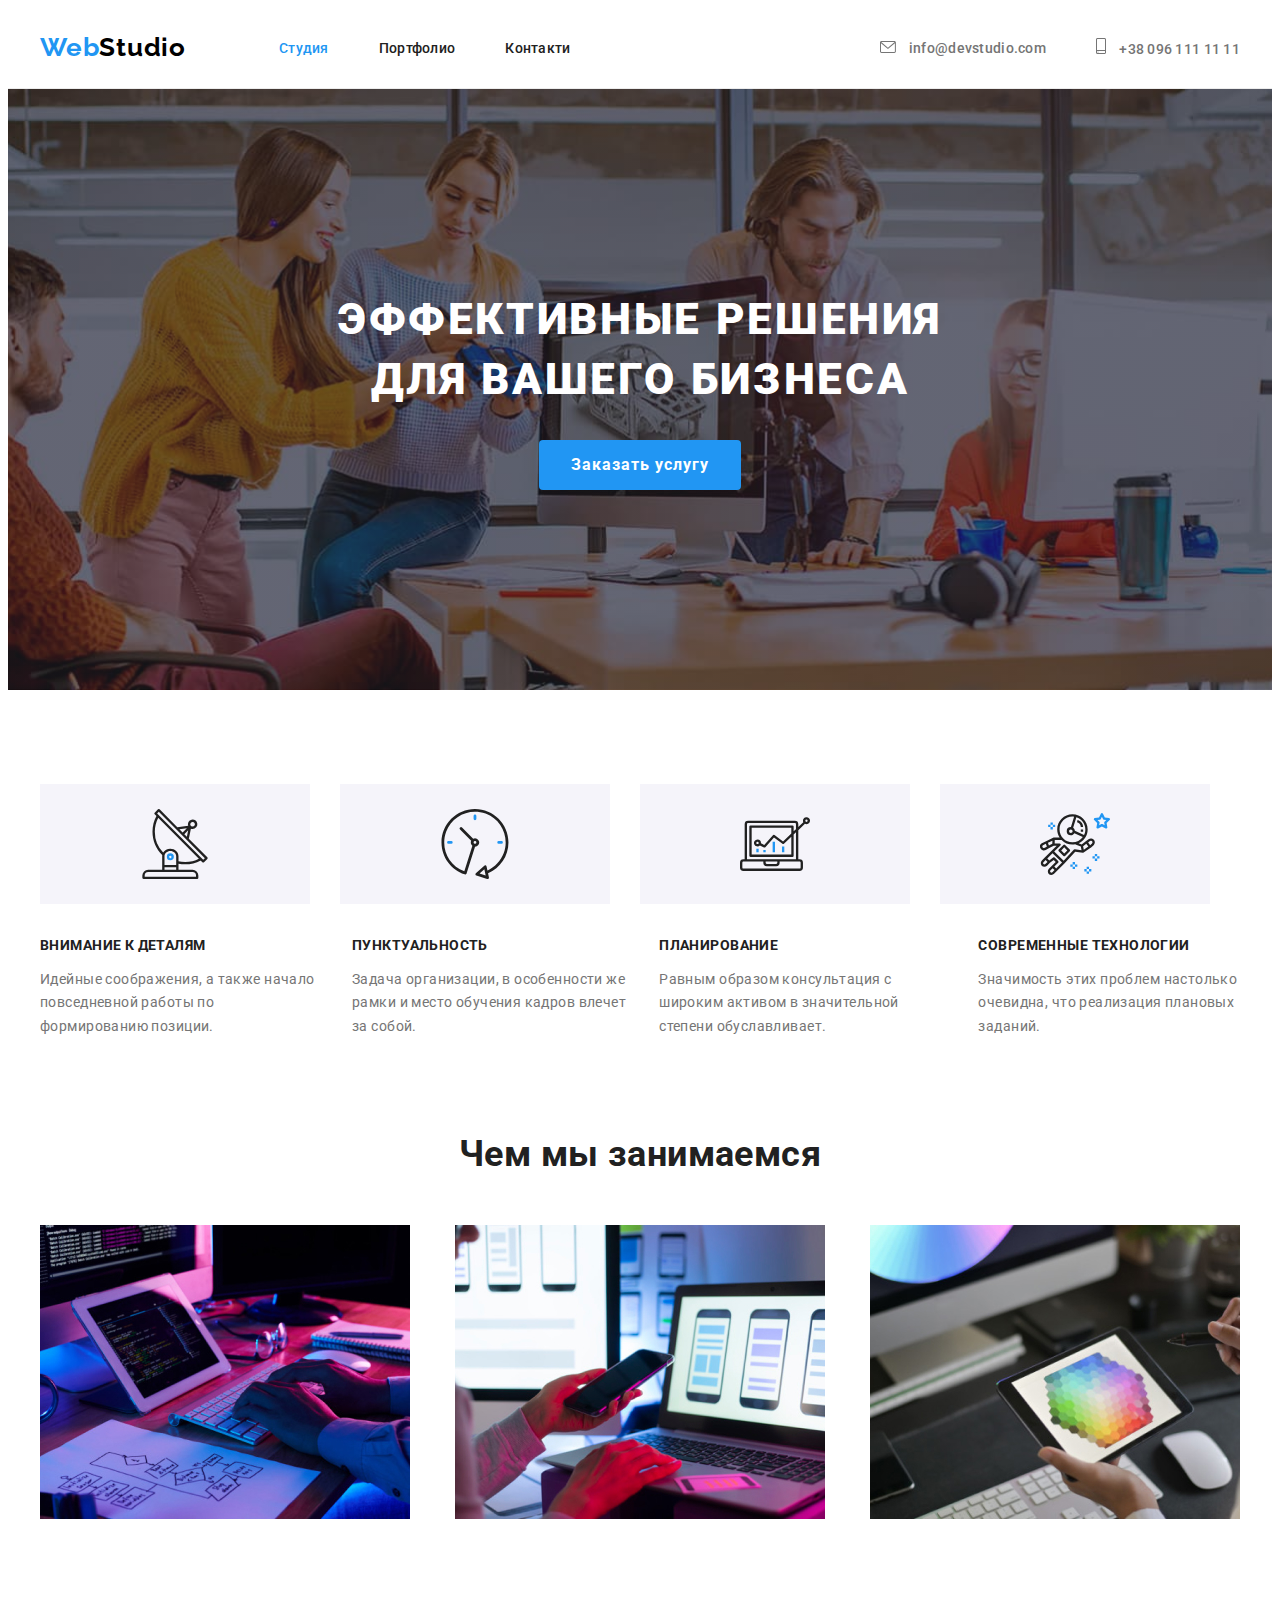
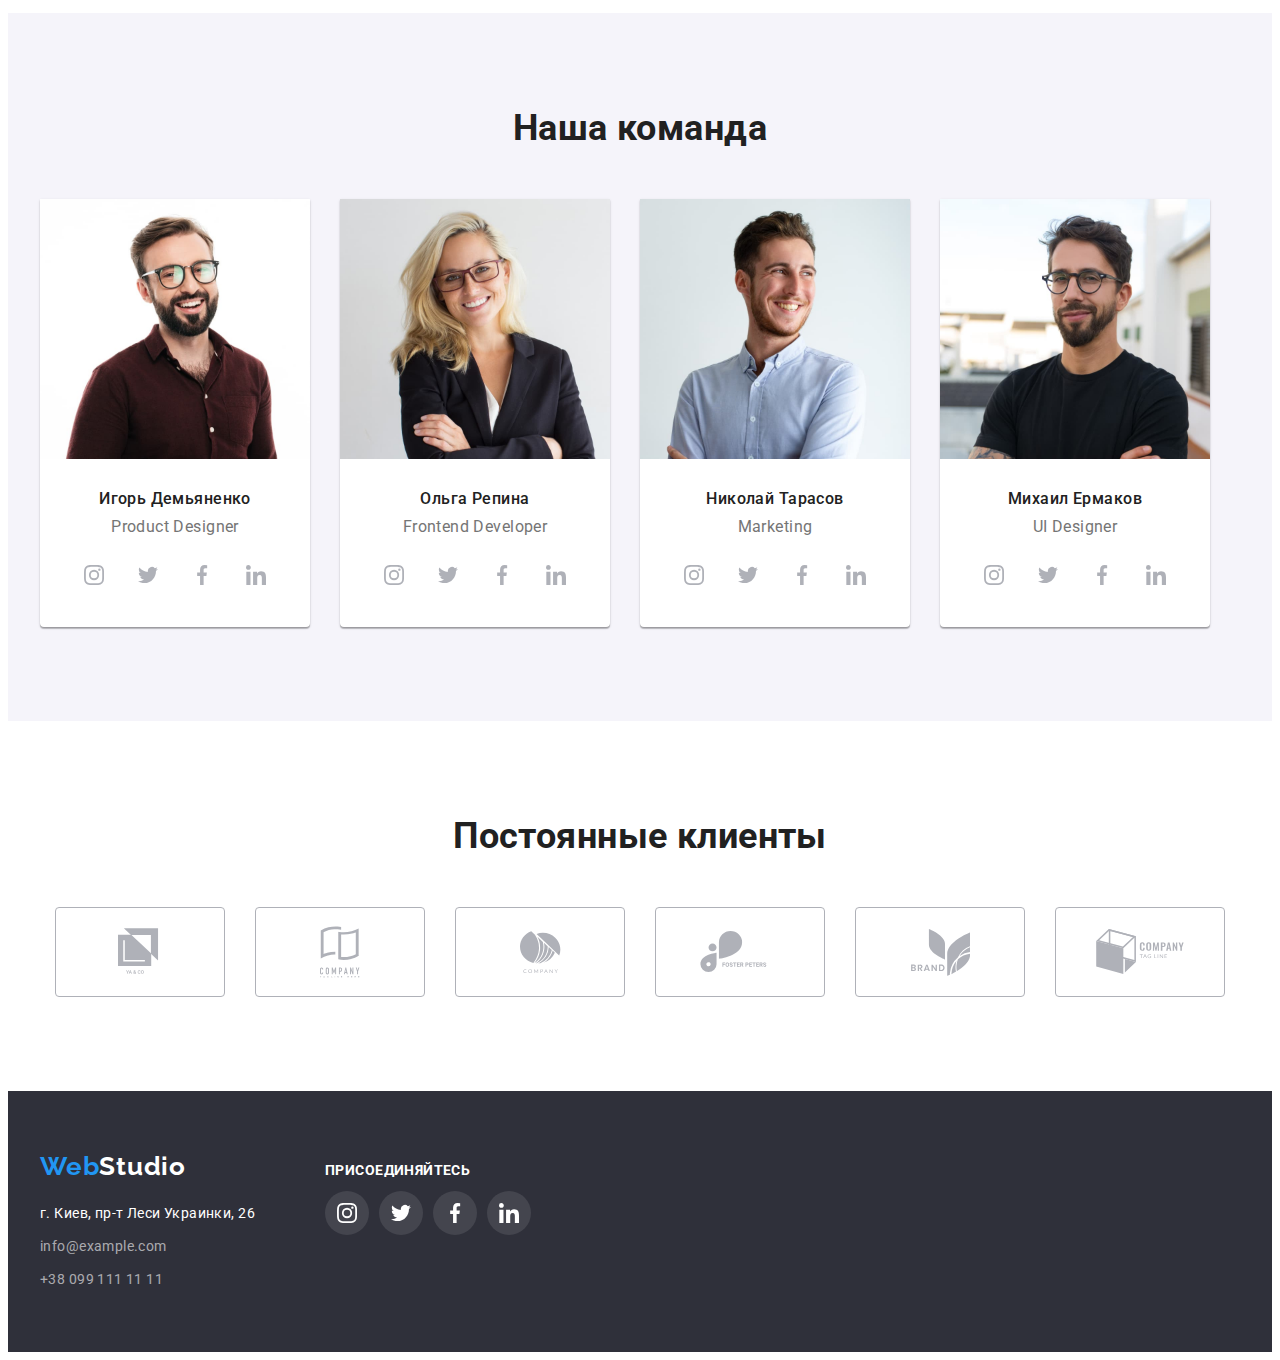
<file: index.html>
<!DOCTYPE html>
<html lang="ru">
  <head>
    <meta charset="UTF-8" />
    <title>Веб студия</title>
    <link
      rel="stylesheet"
      href="https://cdnjs.cloudflare.com/ajax/libs/modern-normalize/1.0.0/modern-normalize.min.css"
      integrity="sha512-ISS7cAi1PEhQ8jnbJpJZMd29NlhNj4AWYyLOSp2CE/CsHxTCu+r+t0D2yoJudVrd0/8fTVPUVDzY5Tvli75u/g=="
      crossorigin="anonymous"
    />
    <link rel="preconnect" href="https://fonts.gstatic.com" />
    <link
      href="https://fonts.googleapis.com/css2?family=Oleo+Script&family=Raleway:wght@700&family=Roboto:wght@400;500;700;900&display=swap"
      rel="stylesheet"
    />
    <link rel="stylesheet" href="./css/styles.css" />
  </head>

  <body>
    <header>
      <div class="container page-header">
        <nav class="main-nav">
          <a class="logo" href="/" target="_blank">
            <span class="logo">Web</span
            ><span class="logo header-studio">Studio</span>
          </a>

          <ul class="site-nav list">
            <li class="item">
              <a class="link current" href="./" target="_blank"
                ><span>Студия</span></a
              >
            </li>
            <li class="item">
              <a class="link" href="./portfolio.html" target="_blank"
                >Портфолио</a
              >
            </li>
            <li class="item">
              <a class="link" href="" target="_blank">Контакти</a>
            </li>
          </ul>
        </nav>
        <ul class="contact list">
          <li class="item">
            <a class="link" href="mailto:info@devstudio.com">
              <svg class="contact-mail">
                <use
                  href="./images/maine/sprite.svg#icon-hat-envelopehover"
                ></use>
              </svg>
              info@devstudio.com
            </a>
          </li>
          <li class="item">
            <a class="link" href="tel:+380961111111">
              <svg class="contact-tel">
                <use href="./images/maine/sprite.svg#icon-hat-smartphone"></use>
              </svg>

              +38 096 111 11 11</a
            >
          </li>
        </ul>
      </div>
    </header>

    <main>
      <!--Секція 1. HERO. -->

      <div class="overlay">
        <section class="hero">
          <h1 class="hero-title">
            ЭФФЕКТИВНЫЕ РЕШЕНИЯ<br />
            ДЛЯ ВАШЕГО БИЗНЕСА
          </h1>
          <button class="button primary" type="button">Заказать услугу</button>
        </section>
      </div>

      <!--Секція 2. Benefits-->
      <section class="benefits">
        <div class="container">
          <h2 style="display: none">Преимущества</h2>
          <ul class="benefits-icon-list list">
            <li class="item">
              <div class="benefits-div-icon">
                <svg class="benefits-icon">
                  <use
                    href="./images/maine/sprite.svg#icon-benef-antenna"
                  ></use>
                </svg>
              </div>
            </li>
            <li class="item">
              <div class="benefits-div-icon">
                <svg class="benefits-icon">
                  <use href="./images/maine/sprite.svg#icon-benef-clock"></use>
                </svg>
              </div>
            </li>
            <li class="item">
              <div class="benefits-div-icon">
                <svg class="benefits-icon">
                  <use
                    href="./images/maine/sprite.svg#icon-benef-diagram"
                  ></use>
                </svg>
              </div>
            </li>
            <li class="item">
              <div class="benefits-div-icon">
                <svg class="benefits-icon">
                  <use
                    href="./images/maine/sprite.svg#icon-benef-astronaut"
                  ></use>
                </svg>
              </div>
            </li>
          </ul>

          <ul class="list benefits-list">
            <li class="item">
              <h3 class="list-title attention">Внимание к деталям</h3>
              <p class="benefits-details">
                Идейные соображения, а также начало повседневной работы по
                формированию позиции.
              </p>
            </li>
            <li class="item">
              <h3 class="list-title punctuality">Пунктуальность</h3>
              <p class="benefits-details">
                Задача организации, в особенности же рамки и место обучения
                кадров влечет за собой.
              </p>
            </li>
            <li class="item">
              <h3 class="list-title planning">Планирование</h3>
              <p class="benefits-details">
                Равным образом консультация с широким активом в значительной
                степени обуславливает.
              </p>
            </li>
            <li class="item">
              <h3 class="list-title-modern">Современные технологии</h3>
              <p class="benefits-details">
                Значимость этих проблем настолько очевидна, что реализация
                плановых заданий.
              </p>
            </li>
          </ul>
        </div>
      </section>

      <!--Секція 3. Чем мы занимаемся -->
      <section class="job">
        <div class="container">
          <h2>Чем мы занимаемся</h2>
          <ul class="job-list list">
            <li class="job-item">
              <a href="" target="_blank">
                <img
                  src="./images/maine/job-desktop-app.jpg"
                  alt="Десктопные приложения"
                  width="370"
                  height="294"
                />
              </a>
            </li>
            <li class="job-item">
              <a href="" target="_blank">
                <img
                  src="./images/maine/job-mobile-app.jpg"
                  alt="Мобильные приложения"
                  width="370"
                  height="294"
                />
              </a>
            </li>
            <li class="job-item">
              <a href="" target="_blank">
                <img
                  src="./images/maine/job-design.jpg"
                  alt="Дизайнерские решения"
                  width="370"
                  height="294"
                />
              </a>
            </li>
          </ul>
        </div>
      </section>

      <!--Секція 4. Наша команда.-->
      <section class="team">
        <div class="container">
          <h2>Наша команда</h2>
          <ul class="team-list list">
            <li class="item">
              <a href="" class="team-link" target="_blank">
                <img
                  src="./images/maine/team-demjaneneko.jpg"
                  alt="И.Демьяненко"
                  width="270"
                  height="260"
                />
                <h3>Игорь Демьяненко</h3>
                <p lang="en">Product Designer</p>
              </a>
              <ul class="socnetworks list">
                <li>
                  <a href="" class="soclink">
                    <svg class="soclink-icon">
                      <use
                        href="./images/maine/sprite.svg#icon-soc-instagram"
                      ></use>
                    </svg>
                  </a>
                </li>
                <li>
                  <a href="" class="soclink">
                    <svg class="soclink-icon">
                      <use
                        href="./images/maine/sprite.svg#icon-soc-twitter"
                      ></use>
                    </svg>
                  </a>
                </li>
                <li>
                  <a href="" class="soclink">
                    <svg class="soclink-icon">
                      <use
                        href="./images/maine/sprite.svg#icon-soc-facebook"
                      ></use>
                    </svg>
                  </a>
                </li>
                <li>
                  <a href="" class="soclink">
                    <svg class="soclink-icon">
                      <use
                        href="./images/maine/sprite.svg#icon-soc-linkedin"
                      ></use>
                    </svg>
                  </a>
                </li>
              </ul>
            </li>
            <li class="item">
              <a href="" class="team-link" target="_blank">
                <img
                  src="./images/maine/team-repina.jpg"
                  alt="O.Репина"
                  width="270"
                  height="260"
                />
                <h3>Ольга Репина</h3>
                <p lang="en">Frontend Developer</p>
              </a>
              <ul class="socnetworks list">
                <li>
                  <a href="" class="soclink">
                    <svg class="soclink-icon">
                      <use
                        href="./images/maine/sprite.svg#icon-soc-instagram"
                      ></use>
                    </svg>
                  </a>
                </li>
                <li>
                  <a href="" class="soclink">
                    <svg class="soclink-icon">
                      <use
                        href="./images/maine/sprite.svg#icon-soc-twitter"
                      ></use>
                    </svg>
                  </a>
                </li>
                <li>
                  <a href="" class="soclink">
                    <svg class="soclink-icon">
                      <use
                        href="./images/maine/sprite.svg#icon-soc-facebook"
                      ></use>
                    </svg>
                  </a>
                </li>
                <li>
                  <a href="" class="soclink">
                    <svg class="soclink-icon">
                      <use
                        href="./images/maine/sprite.svg#icon-soc-linkedin"
                      ></use>
                    </svg>
                  </a>
                </li>
              </ul>
            </li>
            <li class="item">
              <a href="" class="team-link" target="_blank">
                <img
                  src="./images/maine/team-tarasov.jpg"
                  alt="H.Тарасов"
                  width="270"
                  height="260"
                />
                <h3>Николай Тарасов</h3>
                <p lang="en">Marketing</p>
              </a>
              <ul class="socnetworks list">
                <li>
                  <a href="" class="soclink">
                    <svg class="soclink-icon">
                      <use
                        href="./images/maine/sprite.svg#icon-soc-instagram"
                      ></use>
                    </svg>
                  </a>
                </li>
                <li>
                  <a href="" class="soclink">
                    <svg class="soclink-icon">
                      <use
                        href="./images/maine/sprite.svg#icon-soc-twitter"
                      ></use>
                    </svg>
                  </a>
                </li>
                <li>
                  <a href="" class="soclink">
                    <svg class="soclink-icon">
                      <use
                        href="./images/maine/sprite.svg#icon-soc-facebook"
                      ></use>
                    </svg>
                  </a>
                </li>
                <li>
                  <a href="" class="soclink">
                    <svg class="soclink-icon">
                      <use
                        href="./images/maine/sprite.svg#icon-soc-linkedin"
                      ></use>
                    </svg>
                  </a>
                </li>
              </ul>
            </li>
            <li class="item">
              <a href="" class="team-link" target="_blank">
                <img
                  src="./images/maine/team-ermakov.jpg"
                  alt="M.Ермаков"
                  width="270"
                  height="260"
                />
                <h3>Михаил Ермаков</h3>
                <p lang="en">UI Designer</p>
              </a>
              <ul class="socnetworks list">
                <li>
                  <a href="" class="soclink">
                    <svg class="soclink-icon" width="20" height="20">
                      <use
                        href="./images/maine/sprite.svg#icon-soc-instagram"
                      ></use>
                    </svg>
                  </a>
                </li>
                <li>
                  <a href="" class="soclink">
                    <svg class="soclink-icon" width="20" height="20">
                      <use
                        href="./images/maine/sprite.svg#icon-soc-twitter"
                      ></use>
                    </svg>
                  </a>
                </li>
                <li>
                  <a href="" class="soclink">
                    <svg class="soclink-icon" width="20" height="20">
                      <use
                        href="./images/maine/sprite.svg#icon-soc-facebook"
                      ></use>
                    </svg>
                  </a>
                </li>
                <li>
                  <a href="" class="soclink">
                    <svg class="soclink-icon" width="20" height="20">
                      <use
                        href="./images/maine/sprite.svg#icon-soc-linkedin"
                      ></use>
                    </svg>
                  </a>
                </li>
              </ul>
            </li>
          </ul>
        </div>
      </section>
      <section class="clients">
        <div class="container">
          <h2>Постоянные клиенты</h2>
          <ul class="clients-list list">
            <li class="item">
              <a href="" class="link">
                <svg class="clients-icon icon-logo-1">
                  <use href="./images/maine/sprite.svg#icon-logo-1"></use>
                </svg>
              </a>
            </li>
            <li class="item">
              <a href="" class="link">
                <svg class="clients-icon icon-logo-2">
                  <use href="./images/maine/sprite.svg#icon-logo-2"></use>
                </svg>
              </a>
            </li>
            <li class="item">
              <a href="" class="link">
                <svg class="clients-icon icon-logo-3">
                  <use href="./images/maine/sprite.svg#icon-logo-3"></use>
                </svg>
              </a>
            </li>
            <li class="item">
              <a href="" class="link">
                <svg class="clients-icon icon-logo-4">
                  <use href="./images/maine/sprite.svg#icon-logo-4"></use>
                </svg>
              </a>
            </li>
            <li class="item">
              <a href="" class="link">
                <svg class="clients-icon icon-logo-5">
                  <use href="./images/maine/sprite.svg#icon-logo-5"></use>
                </svg>
              </a>
            </li>
            <li class="item">
              <a href="" class="link">
                <svg class="clients-icon icon-logo-6">
                  <use href="./images/maine/sprite.svg#icon-logo-6"></use>
                </svg>
              </a>
            </li>
          </ul>
        </div>
      </section>
    </main>

    <footer>
      <div class="container basement">
        <div class="footer-logo-address">
          <a class="logo" href="/" target="_blank"
            ><span class="logo web">Web</span
            ><span class="logo footer-studio">Studio</span></a
          >
          <address class="footer-address">
            <a
              class="link"
              href="https://goo.gl/maps/jxMF4LjYh5U93TxF9"
              target="_blank"
              >г. Киев, пр-т Леси Украинки, 26</a
            >
          </address>
          <ul class="list">
            <li>
              <a class="link mail" href="mailto:info@example.com"
                >info@example.com</a
              >
            </li>
            <li>
              <a class="link tel" href="tel:+380991111111">+38 099 111 11 11</a>
            </li>
          </ul>
        </div>

        <div class="footer-join-us">
          <b>присоединяйтесь </b>
          <ul class="socnetworks list">
            <li>
              <a href="" class="soclink">
                <svg class="soclink-icon" width="20" height="20">
                  <use
                    href="./images/maine/sprite.svg#icon-soc-instagram"
                  ></use>
                </svg>
              </a>
            </li>
            <li>
              <a href="" class="soclink">
                <svg class="soclink-icon" width="20" height="20">
                  <use href="./images/maine/sprite.svg#icon-soc-twitter"></use>
                </svg>
              </a>
            </li>
            <li>
              <a href="" class="soclink">
                <svg class="soclink-icon" width="20" height="20">
                  <use href="./images/maine/sprite.svg#icon-soc-facebook"></use>
                </svg>
              </a>
            </li>
            <li>
              <a href="" class="soclink">
                <svg class="soclink-icon" width="20" height="20">
                  <use href="./images/maine/sprite.svg#icon-soc-linkedin"></use>
                </svg>
              </a>
            </li>
          </ul>
        </div>
      </div>
    </footer>
  </body>
</html>
</file>
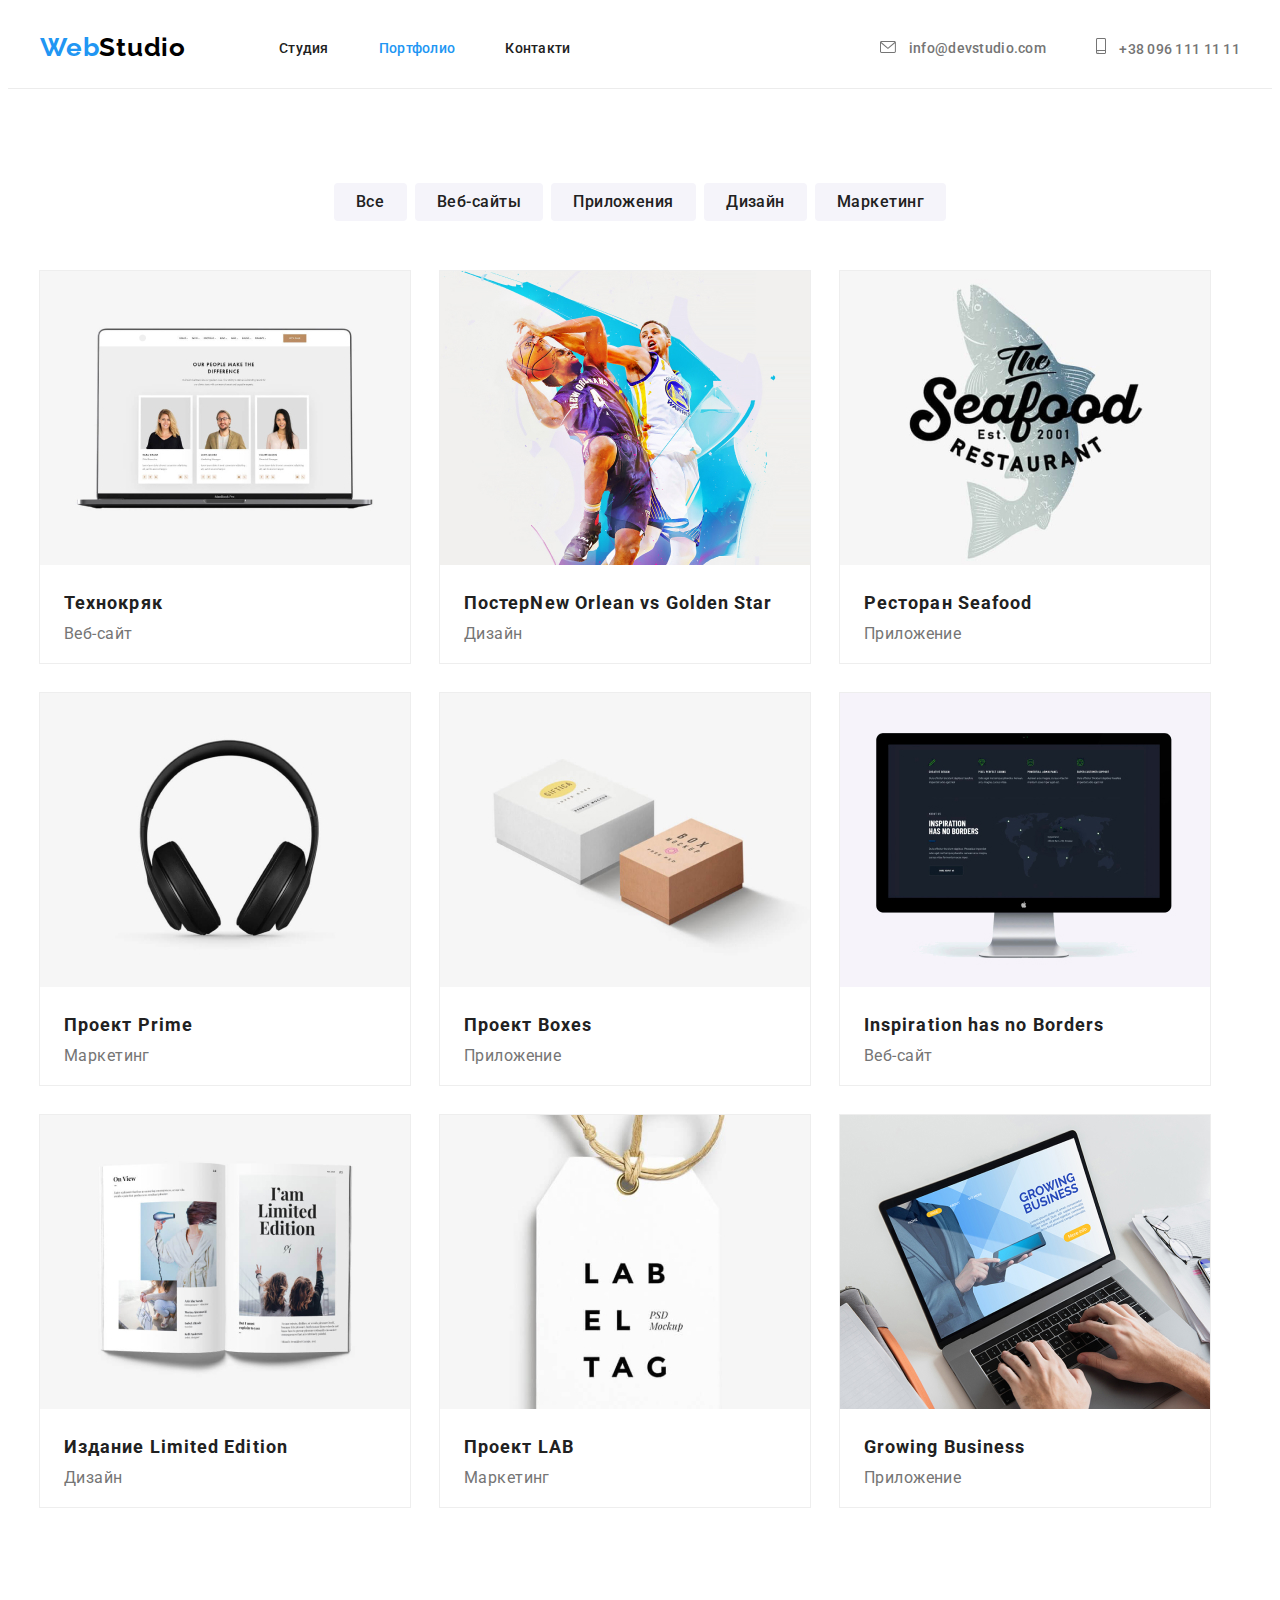
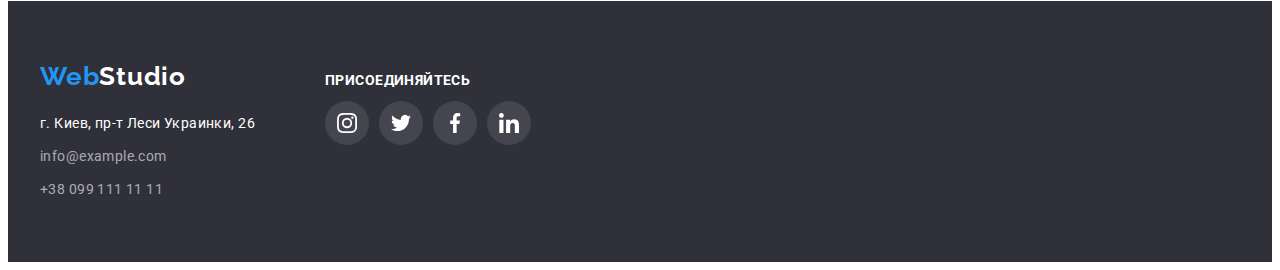
<file: portfolio.html>
<!DOCTYPE html>
<html lang="ru">
  <head>
    <meta charset="UTF-8" />
    <title>Веб студия</title>
    <link
      rel="stylesheet"
      href="https://cdnjs.cloudflare.com/ajax/libs/modern-normalize/1.0.0/modern-normalize.min.css"
      integrity="sha512-ISS7cAi1PEhQ8jnbJpJZMd29NlhNj4AWYyLOSp2CE/CsHxTCu+r+t0D2yoJudVrd0/8fTVPUVDzY5Tvli75u/g=="
      crossorigin="anonymous"
    />
    <link rel="preconnect" href="https://fonts.gstatic.com" />
    <link
      href="https://fonts.googleapis.com/css2?family=Oleo+Script&family=Raleway:wght@700&family=Roboto:wght@400;500;700;900&display=swap"
      rel="stylesheet"
    />
    <link rel="stylesheet" href="./css/styles.css" />
  </head>

  <body>
    <header>
      <div class="container page-header">
        <nav class="main-nav">
          <a class="logo" href="/" target="_blank">
            <span class="logo">Web</span
            ><span class="logo header-studio">Studio</span>
          </a>

          <ul class="site-nav list">
            <li class="item">
              <a class="link" href="./" target="_blank"><span>Студия</span></a>
            </li>
            <li class="item">
              <a class="link current" href="./portfolio.html" target="_blank"
                >Портфолио</a
              >
            </li>
            <li class="item">
              <a class="link" href="" target="_blank">Контакти</a>
            </li>
          </ul>
        </nav>
        <ul class="contact list">
          <li class="item">
            <a class="link" href="mailto:info@devstudio.com">
              <svg class="contact-mail">
                <use
                  href="./images/maine/sprite.svg#icon-hat-envelopehover"
                ></use>
              </svg>
              info@devstudio.com
            </a>
          </li>
          <li class="item">
            <a class="link" href="tel:+380961111111">
              <svg class="contact-tel">
                <use href="./images/maine/sprite.svg#icon-hat-smartphone"></use>
              </svg>

              +38 096 111 11 11</a
            >
          </li>
        </ul>
      </div>
    </header>

    <main>
      <!--Портфолио-->
      <section class="portfolio">
        <div class="container">
          <h1 style="display: none">Портфолио</h1>
          <ul class="list navigation">
            <li class="item">
              <button class="button secondary all" type="button">Все</button>
            </li>
            <li class="item">
              <button class="button secondary web" type="button">
                Веб-сайты
              </button>
            </li>
            <li class="item">
              <button class="button secondary app" type="button">
                Приложения
              </button>
            </li>
            <li class="item">
              <button class="button secondary design" type="button">
                Дизайн
              </button>
            </li>
            <li class="item">
              <button class="button secondary marketing" type="button">
                Маркетинг
              </button>
            </li>
          </ul>
          <ul class="list portfolio-list">
            <li class="portfolio-item">
              <a class="portfolio-link" href="">
                <img
                  src="./images/portfolio/tehnokriak.jpg"
                  alt="Технокряк"
                  height="294"
                  width="370"
                />
                <div class="portfolio-text">
                  <h2 class="portfolio-title">Технокряк</h2>
                  <p class="portfolio-type">Веб-сайт</p>
                </div>
              </a>
            </li>
            <li class="portfolio-item">
              <a class="portfolio-link" href="">
                <img
                  src="./images/portfolio/poster.jpg"
                  alt="Постер New Orlean vs Golden Star"
                  height="294"
                  width="370"
                />
                <div class="portfolio-text">
                  <h2 class="portfolio-title">
                    Постер<span lang="en">New Orlean vs Golden Star</span>
                  </h2>
                  <p class="portfolio-type">Дизайн</p>
                </div>
              </a>
            </li>
            <li class="portfolio-item">
              <a class="portfolio-link" href="">
                <img
                  src="./images/portfolio/restaurant-seafood.jpg"
                  alt="Ресторан Seafood"
                  height="294"
                  width="370"
                />
                <div class="portfolio-text">
                  <h2 class="portfolio-title">
                    Ресторан <span lang="en">Seafood</span>
                  </h2>
                  <p class="portfolio-type">Приложение</p>
                </div>
              </a>
            </li>
            <li class="portfolio-item">
              <a class="portfolio-link" href="">
                <img
                  src="./images/portfolio/project-prime.jpg"
                  alt="Проект Prime"
                  height="294"
                  width="370"
                />
                <div class="portfolio-text">
                  <h2 class="portfolio-title">
                    Проект <span lang="en">Prime</span>
                  </h2>
                  <p class="portfolio-type">Маркетинг</p>
                </div>
              </a>
            </li>
            <li class="portfolio-item">
              <a class="portfolio-link" href="">
                <img
                  src="images/portfolio/projact-box.jpg"
                  alt="Проект Boxes"
                  height="294"
                  width="370"
                />
                <div class="portfolio-text">
                  <h2 class="portfolio-title">
                    Проект <span lang="en">Boxes</span>
                  </h2>
                  <p class="portfolio-type">Приложение</p>
                </div>
              </a>
            </li>
            <li class="portfolio-item">
              <a class="portfolio-link" href="">
                <img
                  src="./images/portfolio/inspiration.jpg"
                  alt="Inspiration has no Borders"
                  height="294"
                  width="370"
                />
                <div class="portfolio-text">
                  <h2 class="portfolio-title" lang="en">
                    Inspiration has no Borders
                  </h2>
                  <p class="portfolio-type">Веб-сайт</p>
                </div>
              </a>
            </li>
            <li class="portfolio-item">
              <a class="portfolio-link" href="">
                <img
                  src="./images/portfolio/limited-edition.jpg"
                  alt="Издание Limited Edition"
                  height="294"
                  width="370"
                />
                <div class="portfolio-text">
                  <h2 class="portfolio-title">
                    Издание <span lang="en"></span> Limited Edition
                  </h2>
                  <p class="portfolio-type">Дизайн</p>
                </div>
              </a>
            </li>
            <li class="portfolio-item">
              <a class="portfolio-link" href="">
                <img
                  src="./images/portfolio/project-lab.jpg"
                  alt="Проект LAB"
                  height="294"
                  width="370"
                />

                <div class="portfolio-text">
                  <h2 class="portfolio-title">
                    Проект <span lang="en"></span> LAB
                  </h2>
                  <p class="portfolio-type">Маркетинг</p>
                </div>
              </a>
            </li>
            <li class="portfolio-item">
              <a class="portfolio-link" href="">
                <img
                  src="./images/portfolio/growing-business.jpg"
                  alt="Growing Business"
                  height="294"
                  width="370"
                />
                <div class="portfolio-text">
                  <h2 class="portfolio-title" lang="en">Growing Business</h2>
                  <p class="portfolio-type">Приложение</p>
                </div>
              </a>
            </li>
          </ul>
        </div>
      </section>
    </main>

    <footer>
      <div class="container basement">
        <div class="footer-logo-address">
          <a class="logo" href="/" target="_blank"
            ><span class="logo web">Web</span
            ><span class="logo footer-studio">Studio</span></a
          >
          <address class="footer-address">
            <a
              class="link"
              href="https://goo.gl/maps/jxMF4LjYh5U93TxF9"
              target="_blank"
              >г. Киев, пр-т Леси Украинки, 26</a
            >
          </address>
          <ul class="list">
            <li>
              <a class="link mail" href="mailto:info@example.com"
                >info@example.com</a
              >
            </li>
            <li>
              <a class="link tel" href="tel:+380991111111">+38 099 111 11 11</a>
            </li>
          </ul>
        </div>

        <div class="footer-join-us">
          <b>присоединяйтесь </b>
          <ul class="socnetworks list">
            <li>
              <a href="" class="soclink">
                <svg class="soclink-icon" width="20" height="20">
                  <use
                    href="./images/maine/sprite.svg#icon-soc-instagram"
                  ></use>
                </svg>
              </a>
            </li>
            <li>
              <a href="" class="soclink">
                <svg class="soclink-icon" width="20" height="20">
                  <use href="./images/maine/sprite.svg#icon-soc-twitter"></use>
                </svg>
              </a>
            </li>
            <li>
              <a href="" class="soclink">
                <svg class="soclink-icon" width="20" height="20">
                  <use href="./images/maine/sprite.svg#icon-soc-facebook"></use>
                </svg>
              </a>
            </li>
            <li>
              <a href="" class="soclink">
                <svg class="soclink-icon" width="20" height="20">
                  <use href="./images/maine/sprite.svg#icon-soc-linkedin"></use>
                </svg>
              </a>
            </li>
          </ul>
        </div>
      </div>
    </footer>
  </body>
</html>
</file>
<file: css/styles.css>
/* цвет основного текста color: #212121;  */
/* вторичный цвет текста  color: #757575;*/
/* белый #FFFFFF  */
/* акцент color: #2196F3;*/
/* footer background: #2F303A; 
WEB color: #2196F3;
header STUDIO color: #000000;
footer STUDIO  color: #FFFFFF;
фон кнопки: #F5F4FA;
рамка на фото в портфоліо: #EEEEEE;

*/

/* 
font-family: 'Oleo Script', cursive;  
font-family: 'Raleway', sans-serif;
font-family: 'Roboto', sans-serif; */

:root {
  --maine-text-color: #212121;
  --secondary-text-color: #757575;
  --accent-color: #2196f3;
  --primary-white-color: #ffffff;
  --header-studio-color: #000000;
  --hero-background: #2f303a;
  --footer-background: #2f303a;
  --button-secondary-background: #f5f4fa;
  --frame-portfolio-photo: #eeeeee;
  --icons-color: #afb1b8;
}

body {
  color: var(--maine-text-color);
  font-family: 'Roboto', sans-serif;
  font-weight: 400;
  font-size: 14px;
  line-height: 1.12;
  letter-spacing: 0.03em;
}

.container {
  margin-left: auto;
  margin-right: auto;
  width: 1200px;
  padding-left: 15px;
  padding-right: 15px;
}

/* =============    HEADER   ============== */

.page-header,
.main-nav {
  display: flex;
  align-items: center;
}

header {
  border-bottom-width: 1px;
  border-bottom-style: solid;
  border-bottom-color: #ececec;
}

/* ===============  LOGO   ============= */

.logo {
  padding-top: 24px;
  padding-bottom: 25px;

  color: var(--accent-color);
  font-family: 'Raleway', sans-serif;
  font-weight: 700;
  font-size: 26px;
  line-height: 1.192;
  letter-spacing: 0.03em;
  text-decoration: none;
}

.header-studio {
  color: var(--header-studio-color);
}

.footer-studio {
  color: var(--primary-white-color);
}

.logo:hover,
.logo:focus {
  color: var(--accent-color);
}

.list {
  padding: 0;
  margin: 0;
  list-style: none;
}

/* ==============   SITE NAV header -============== */

.site-nav {
  display: flex;
  align-items: center;
  margin-left: 93px;
}

.site-nav .item:not(:last-child) {
  margin-right: 50px;
}

.site-nav .link {
  color: var(--maine-text-color);
  font-weight: 500;
  line-height: 1.143;
  letter-spacing: 0.02em;
  text-decoration: none;
}

.contact .item {
  display: flex;
  align-items: center;
  /* justify-content: center; */
  margin: 0;
}

.contact .link {
  color: var(--secondary-text-color);
  font-weight: 500;
  line-height: 1.143;
  letter-spacing: 0.02em;
  text-decoration: none;
}

.contact-mail,
.contact-tel {
  fill: currentColor;
}

.contact-mail {
  width: 16px;
  height: 12px;
  margin-right: 10px;
}

.contact-tel {
  width: 10px;
  height: 16px;
  margin-right: 10px;
}

/* ========    КОНТАКТИ header*/

header .contact {
  display: flex;
  margin-left: auto;
}

.contact .item + .item {
  margin-left: 50px;
}
/* ХОВЕР та ФОКУС для Навігація + контакти ) */

.site-nav .link:hover,
.site-nav .link:focus,
.contact .link:hover,
.contact .link:focus {
  color: var(--accent-color);
}

/* ==============    ПОТОЧНА СТОРІНКА */

.site-nav .current {
  color: var(--accent-color);
}

/* ============     BUTTON   ============*/

.button {
  color: var(--maine-text-color);
  background-color: var(--button-secondary-background);
  font-family: inherit;
  font-weight: 500;
  font-size: 16px;
  line-height: 1.63;
  align-items: center;
  letter-spacing: 0.03em;
  text-decoration: none;

  border-radius: 4px;
  padding: 10px 32px;
  display: block;
  min-width: 200px;
  border: 0px;
  margin-left: auto;
  margin-right: auto;

  cursor: pointer;
}

.button:hover,
.button:focus {
  color: var(--primary-white-color);
  background-color: var(--accent-color);
}

/* ===========  BUTTON  HERO (PRIMARY) =============  */

.button.primary {
  color: var(--primary-white-color);
  background-color: var(--accent-color);

  font-weight: 700;
  line-height: 1.88;
  letter-spacing: 0.06em;
}

/*============== BUTTON PORTFOLIO(SECONDARY)======= */

.navigation {
  display: flex;
  margin-bottom: 50px;
  justify-content: center;
  align-items: start;
}

.navigation .item + .item {
  margin-left: 8px;
}

.button.secondary {
  color: var(--maine-text-color);
  background-color: var(--button-secondary-background);
  padding: 6px 22px;
}

.button.secondary:hover,
.button.secondary:focus {
  color: var(--primary-white-color);
  background-color: var(--accent-color);
}

.button.secondary.all {
  min-width: 73px;
}

.button.secondary.web {
  min-width: 128px;
}

.button.secondary.app {
  min-width: 145px;
}

.button.secondary.design {
  min-width: 103px;
}

.button.secondary.marketing {
  min-width: 130px;
}

/* ================ПОРТФОЛІО========================*/

.portfolio {
  padding-top: 94px;
  padding-bottom: 94px;
}

.portfolio-link {
  text-decoration: none;
}

.portfolio-list {
  display: flex;
  flex-wrap: wrap;
  margin: -15px;
}

.portfolio-item {
  width: 370px;
  /* width: calc(100% / 3 - 30px); */
  margin: 15px;

  background-color: var(--primary-white-color);
  outline: 1px solid var(--frame-portfolio-photo);
}

.portfolio-link {
  display: block;
}

.portfolio-link:hover,
.portfolio-link:focus {
  box-shadow: 0px 1px 1px rgba(0, 0, 0, 0.12), 0px 4px 4px rgba(0, 0, 0, 0.06),
    1px 4px 6px rgba(0, 0, 0, 0.16);
}

.portfolio-link {
  margin: 0;
}

/* .portfolio-item:not(:nth-child(3n)) {
  margin-right: 30px;
}

.portfolio-item:not(:nth-last-child(-n + 3)) {
  margin-bottom: 30px;
} */

.portfolio-text {
  padding: 20px 24px;
}

.portfolio-title {
  margin-top: 0px;
  margin-bottom: 4px;

  color: var(--maine-text-color);
  font-weight: 700;
  font-size: 18px;
  line-height: 2;
  letter-spacing: 0.06em;
}

.portfolio-type {
  margin: 0px;

  color: var(--secondary-text-color);
  font-size: 16px;
}

/* ============old footer========== */

/* footer {
  background-color: var(--footer-background);
  padding-top: 60px;
  padding-bottom: 60px;
}


.basement li:not(:last-child) {
  margin-bottom: 9px;
}

.basement > .logo {
  display: inline-block;
  padding: 0px;
  margin-bottom: 20px;
}

.basement .web,
.basement .footer-studio {
  display: inline-block;
  padding: 0;
}

.basement .list {
  display: inline-block;
  line-height: 1.71;
}

.footer-address .link {
  color: var(--primary-white-color);
  font-style: normal;
  text-decoration: none;
}

.footer-address .mail,
.footer-address .tel {
  color: #ffffff99;
} */

/* ==============      HERO  =================== */

.hero-title {
  color: var(--primary-white-color);
  font-weight: 900;
  font-size: 44px;
  line-height: 1.37;
  letter-spacing: 0.06em;

  margin-top: 0px;
  margin-bottom: 30px;
}

.hero {
  text-align: center;
  padding-top: 200px;
  padding-bottom: 200px;
}

.overlay {
  max-width: 1600px;
  min-height: 600px;
  margin-left: auto;
  margin-right: auto;
  background-color: var(--hero-background);
  background-image: linear-gradient(
      to right,
      rgba(47, 48, 58, 0.4),
      rgba(47, 48, 58, 0.4)
    ),
    url(../images/maine/hero-bg-opt.jpg);

  background-repeat: no-repeat;
  background-position: center;
  background-size: cover;
}

/* =============== BENEFITS =========== */

.benefits {
  padding-top: 94px;
  padding-bottom: 94px;
}

.benefits-icon-list {
  display: flex;
  margin-bottom: 30px;
  /* margin-left: -30px;
  margin-bottom: -30px; */
}

.benefits-icon-list .item {
  width: 270px;
  height: 120px;
  background-color: var(--button-secondary-background);
  /* margin-left: 30px;
  margin-bottom: 30px; */
}

.benefits-icon-list .item + .item {
  margin-left: 30px;
}

.benefits-div-icon {
  display: flex;
  justify-content: center;
  align-items: center;
  width: 100%;
  height: 100%;
}

.benefits-icon {
  width: 70px;
  height: 70px;
  /* fill: red; */
}

.benefits h3 {
  font-weight: 700;
  font-size: 14px;
  line-height: 1.71;
  letter-spacing: 0.03em;
  text-transform: uppercase;

  margin-top: 0px;
  margin-bottom: 10px;
}

.benefits p {
  margin-top: 0px;
  margin-bottom: 0px;

  color: var(--secondary-text-color);
  line-height: 1.71;
}

.benefits-list {
  display: flex;
}

.benefits .item + .item {
  margin-left: 30px;
}

/* ===============  JOB====Чем мы занимаемся*/

.job {
  padding-bottom: 94px;
}

.job-list {
  display: flex;
  justify-content: space-between;
}

.job-item {
  margin: 0px;
}

.job-list .job-item + .job-item {
  margin-left: 30px;
}

.job h2,
.team h2,
.clients h2 {
  font-weight: 700;
  font-size: 36px;
  line-height: 1.167;
  text-align: center;

  margin-top: 0px;
  margin-bottom: 50px;
}

.job img,
.team img,
.portfolio img {
  display: block;
}

/* ==================   TEAM  ===Наша команда */

.team-list,
.socnetworks {
  display: flex;
  margin: 0;
  padding: 0;
}

.team-list .item + .item {
  margin-left: 30px;
}

.team .item {
  background-color: var(--primary-white-color);
  box-shadow: 0px 1px 3px rgba(0, 0, 0, 0.12), 0px 1px 1px rgba(0, 0, 0, 0.14),
    0px 2px 1px rgba(0, 0, 0, 0.2);
  border-radius: 0px 0px 4px 4px;
}

.team {
  padding-top: 94px;
  padding-bottom: 94px;

  background-color: var(--button-secondary-background);
}

.team-link {
  color: var(--maine-text-color);
  text-decoration: none;
  outline: none;
}

.team h3 {
  font-weight: 500;
  font-size: 16px;
  line-height: 1.192;

  margin-top: 0px;
  margin-bottom: 10px;
  text-align: center;
}

.team p {
  color: var(--secondary-text-color);
  font-weight: 400;
  font-size: 16px;
  line-height: 1.17;

  margin-top: 0px;
  text-align: center;
}

.team img {
  margin-top: 0px;
  margin-bottom: 30px;
}

/* ========= СОЦМЕРЕЖІ team========== */

.socnetworks {
  display: flex;
  margin: 16px 32px 30px;
}

.socnetworks li {
  width: 44px;
  height: 44px;
}

.soclink {
  display: flex;
  width: 100%;
  height: 100%;
  justify-content: center;
  align-items: center;

  color: var(--icons-color);
  border-radius: 50%;
}

.soclink-icon {
  width: 20px;
  height: 20px;
  fill: currentColor;
}

.socnetworks li,
.soclink {
  padding: 0;
  margin: 0;
}

.socnetworks li + li {
  margin-left: 10px;
}

.soclink:hover {
  box-shadow: 0px 4px 4px rgba(0, 0, 0, 0.25);
}

.soclink:focus {
  color: var(--primary-white-color);
  background-color: var(--accent-color);
  outline: none;
}

/* ===============CLIENTS=========== */

section.clients {
  padding-top: 94px;
  padding-bottom: 94px;
}

.clients-list {
  display: flex;
  justify-content: center;
  align-items: center;
}

.clients .item {
  width: 170px;
  height: 90px;
}

.clients .link {
  display: flex;
  width: 100%;
  height: 100%;
  justify-content: center;
  align-items: center;

  color: var(--icons-color);
  border: 1px solid #afb1b8;
  box-sizing: border-box;
  border-radius: 4px;
}

.clients .item + .item {
  margin-left: 30px;
}

.clients-icon {
  fill: currentColor;
}

.clients .link:hover,
.clients .link:focus {
  color: var(--accent-color);
  border: 1px solid var(--accent-color);
}

.icon-logo-1 {
  width: 44.27px;
  height: 49.23px;
}

.icon-logo-2 {
  width: 40px;
  height: 52px;
}

.icon-logo-3 {
  width: 41px;
  height: 42.6px;
}

.icon-logo-4 {
  width: 79.66px;
  height: 42.02px;
}

.icon-logo-5 {
  width: 59px;
  height: 47px;
}

.icon-logo-6 {
  width: 88.48px;
  height: 45.44px;
}

/* =============   FOOTER========================= */

footer {
  background-color: var(--footer-background);
  padding-top: 60px;
  padding-bottom: 60px;
}

footer .container {
  display: flex;
  align-items: baseline;
}

.footer-logo-address,
.footer-join-us {
  display: flex;
  flex-direction: column;
}

.footer-join-us {
  margin-left: 70px;
}

footer .socnetworks {
  margin: 0;
  padding: 0;
}

footer .soclink {
  color: var(--primary-white-color);
  background: rgba(255, 255, 255, 0.1);
}

footer .soclink:hover,
footer .soclink:focus {
  background-color: var(--accent-color);
  outline: none;
}

.footer-logo-address > .logo {
  padding: 0px;
  margin-bottom: 20px;
}

.basement .web,
.basement .footer-studio {
  display: inline-block;
  padding: 0;
}

.basement .link {
  margin-bottom: 9px;
  display: inline-block;
  line-height: 1.71;
}

.basement .tel {
  margin-bottom: 0;
}

.footer-address > .link {
  color: var(--primary-white-color);
  font-style: normal;
  text-decoration: none;
}

.basement .mail,
.basement .tel {
  color: #ffffff99;
  text-decoration: none;
}

footer b {
  margin-bottom: 20px;

  font-weight: 700;
  font-size: 14px;
  line-height: 1.142px;
  letter-spacing: 0.03em;
  text-transform: uppercase;
  color: var(--primary-white-color);
}

/* ============================================== */
/* .visually-hidden:not(:focus):not(:active),
input[type="checkbox"].visually-hidden,
input[type="radio"].visually-hidden {
  position: absolute;
  width: 1px;
  height: 1px;
  margin: -1px;
  border: 0;
  padding: 0;
  white-space: nowrap;
  clip-path: inset(100%);
  clip: rect(0 0 0 0);
  overflow: hidden;
} */ ;
</file>
